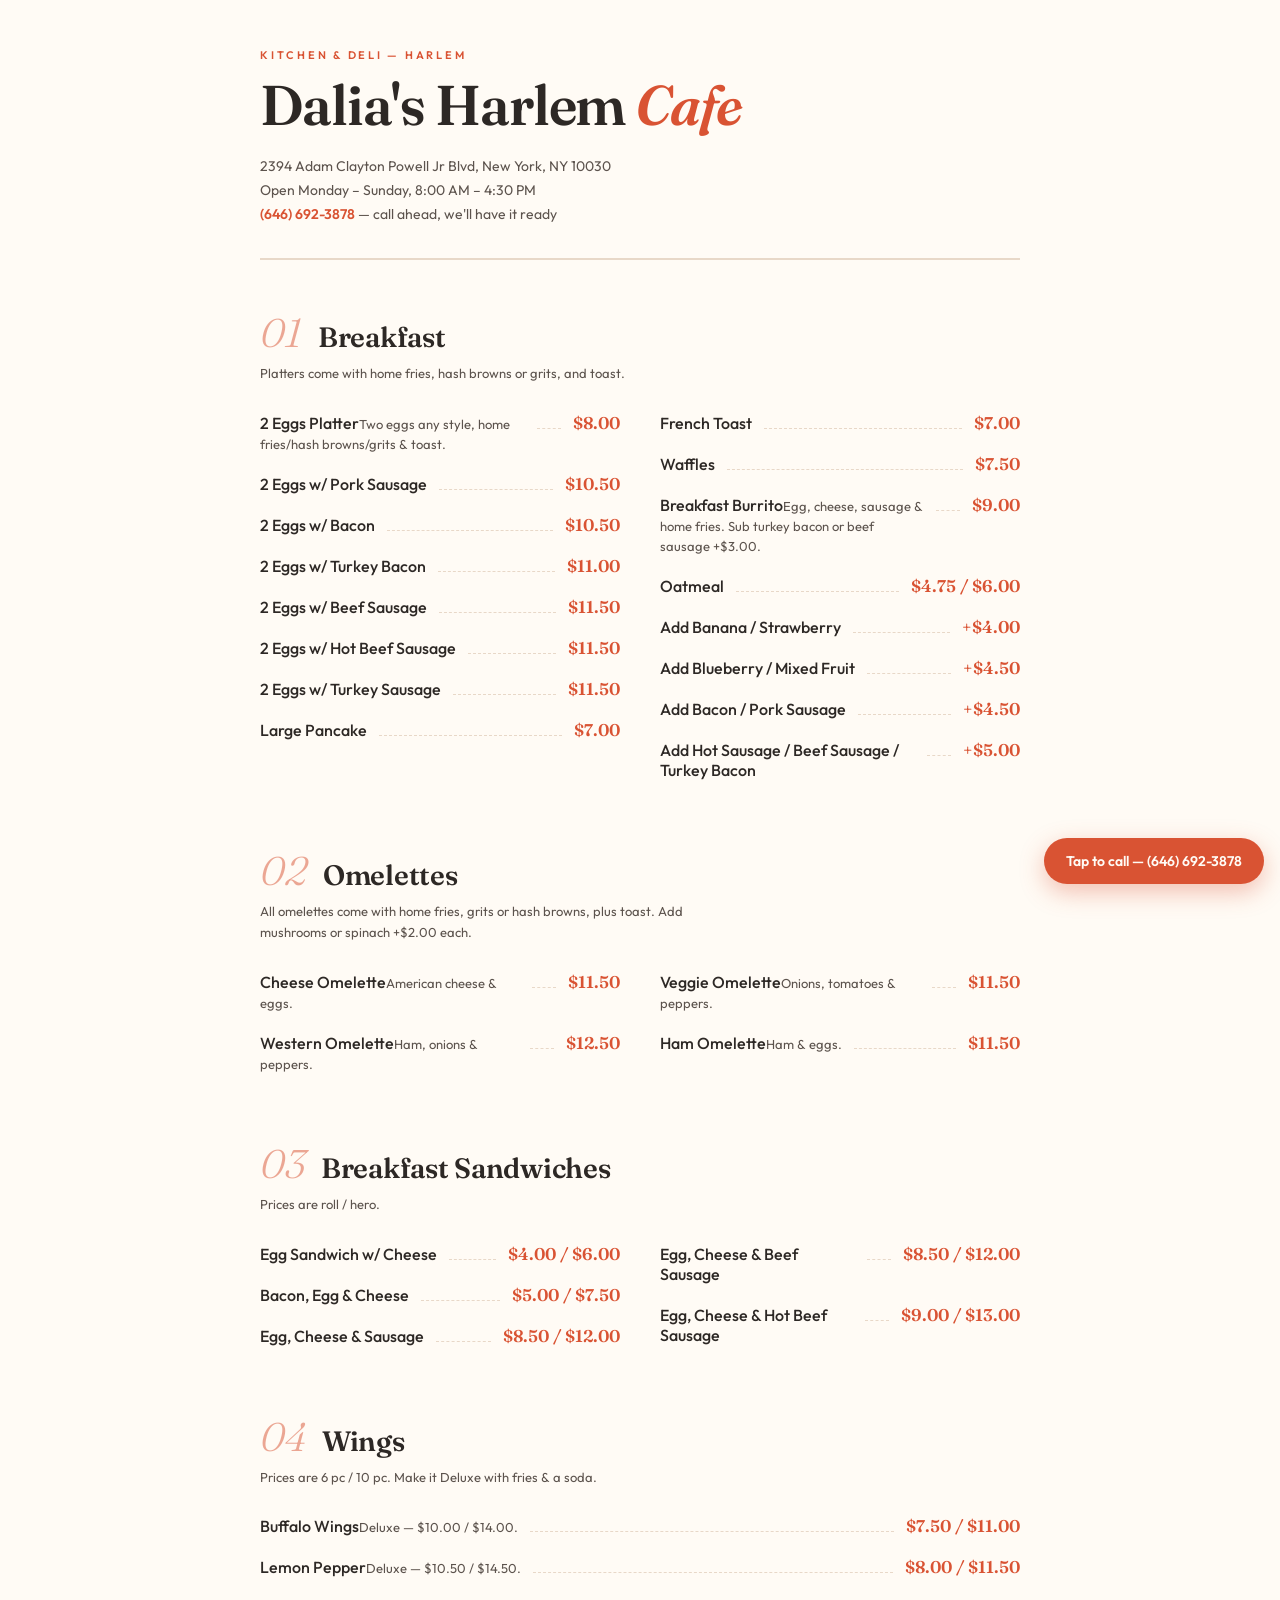
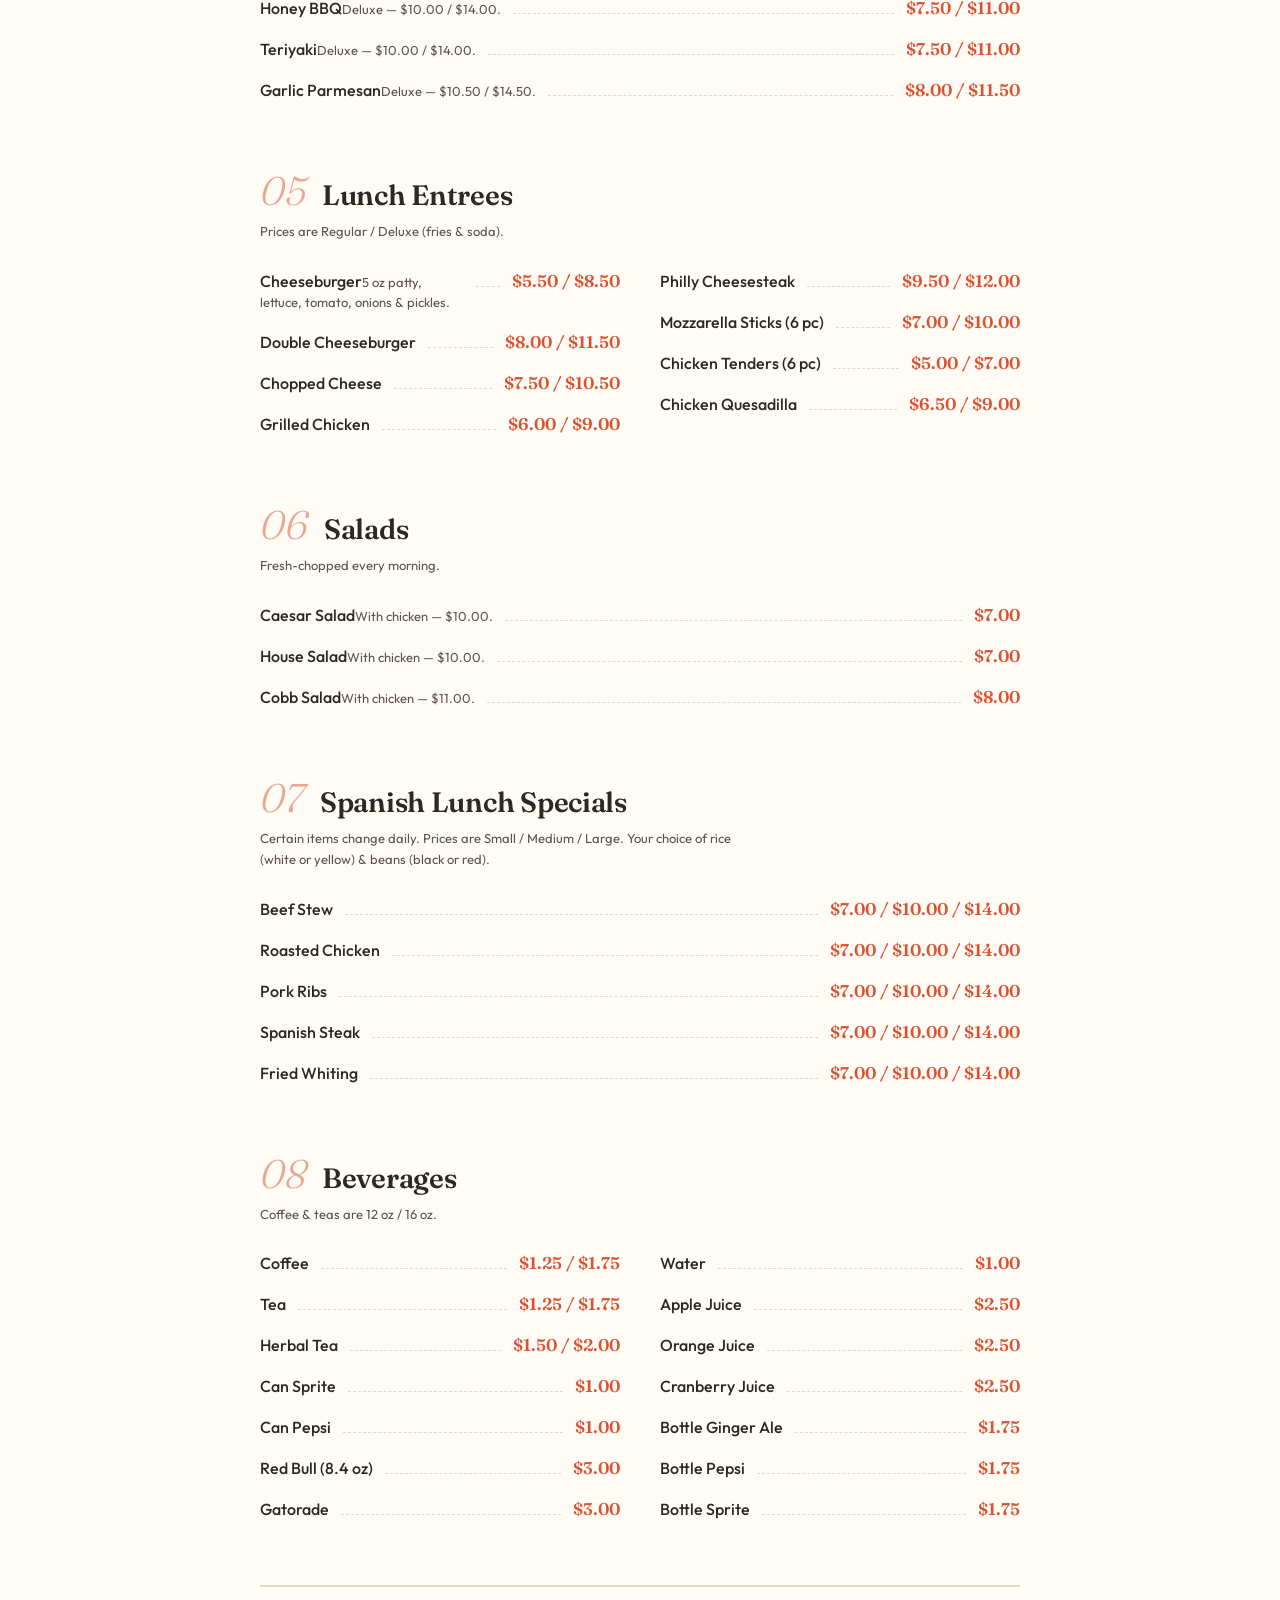
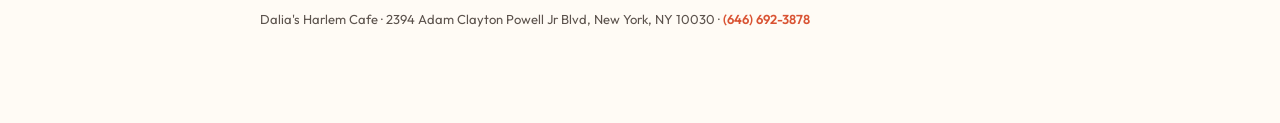
<file: frontend/public/menu.html>
<!DOCTYPE html>
<html lang="en">
<head>
<meta charset="UTF-8" />
<meta name="viewport" content="width=device-width, initial-scale=1.0" />
<title>Dalia's Harlem Cafe — Menu</title>
<link rel="preconnect" href="https://fonts.googleapis.com" />
<link rel="preconnect" href="https://fonts.gstatic.com" crossorigin />
<link href="https://fonts.googleapis.com/css2?family=Fraunces:ital,opsz,wght@0,9..144,300..900;1,9..144,300..900&family=Outfit:wght@300;400;500;600;700&display=swap" rel="stylesheet" />
<style>
  :root {
    --cream: #FFFBF5;
    --oat: #F5EBE1;
    --ink: #2D2825;
    --soft: #5C534D;
    --red: #D95333;
    --border: #E8D8C8;
  }
  * { margin: 0; padding: 0; box-sizing: border-box; }
  body {
    background: var(--cream);
    color: var(--ink);
    font-family: 'Outfit', sans-serif;
    -webkit-font-smoothing: antialiased;
    padding: 48px 24px 96px;
  }
  .page { max-width: 760px; margin: 0 auto; }
  header { text-align: left; border-bottom: 2px solid var(--border); padding-bottom: 32px; margin-bottom: 48px; }
  .kicker { font-size: 11px; letter-spacing: 0.25em; text-transform: uppercase; color: var(--red); font-weight: 600; }
  h1 { font-family: 'Fraunces', serif; font-size: clamp(36px, 6vw, 56px); font-weight: 600; letter-spacing: -0.02em; margin-top: 8px; }
  h1 em { color: var(--red); }
  .meta { margin-top: 16px; font-size: 14px; color: var(--soft); line-height: 1.7; }
  .meta a { color: var(--red); text-decoration: none; font-weight: 600; }
  section { margin-bottom: 56px; }
  .cat-head { display: flex; align-items: baseline; gap: 16px; margin-bottom: 6px; }
  .num { font-family: 'Fraunces', serif; font-style: italic; font-weight: 300; font-size: 40px; color: var(--red); opacity: 0.5; }
  h2 { font-family: 'Fraunces', serif; font-size: 28px; font-weight: 600; letter-spacing: -0.01em; }
  .note { font-size: 13px; color: var(--soft); margin: 6px 0 18px; max-width: 480px; line-height: 1.6; }
  ul { list-style: none; }
  li.item { display: flex; align-items: baseline; gap: 12px; padding: 10px 0; }
  .name { font-weight: 500; }
  .desc { font-size: 13px; color: var(--soft); font-weight: 400; margin-top: 2px; }
  .leader { flex: 1; border-bottom: 1px dashed var(--border); min-width: 24px; }
  .price { font-family: 'Fraunces', serif; font-weight: 600; font-size: 17px; color: var(--red); white-space: nowrap; }
  @media (min-width: 640px) {
    ul.two-col { columns: 2; column-gap: 40px; }
    li.item { break-inside: avoid; }
  }
  footer { border-top: 2px solid var(--border); padding-top: 24px; font-size: 13px; color: var(--soft); }
  .callbar {
    position: fixed; bottom: 16px; right: 16px;
    background: var(--red); color: var(--cream);
    font-family: 'Outfit', sans-serif; font-weight: 600; font-size: 14px;
    padding: 14px 22px; border-radius: 999px; text-decoration: none;
    box-shadow: 0 8px 24px rgba(217, 83, 51, 0.35);
  }
  @media print {
    body { padding: 24px; }
    .callbar { display: none; }
  }
</style>
</head>
<body>
<div class="page">
  <header>
    <p class="kicker">Kitchen &amp; Deli — Harlem</p>
    <h1>Dalia's Harlem <em>Cafe</em></h1>
    <p class="meta">
      2394 Adam Clayton Powell Jr Blvd, New York, NY 10030<br />
      Open Monday – Sunday, 8:00 AM – 4:30 PM<br />
      <a href="tel:+16466923878">(646) 692-3878</a> — call ahead, we'll have it ready
    </p>
  </header>

  <section>
    <div class="cat-head"><span class="num">01</span><h2>Breakfast</h2></div>
    <p class="note">Platters come with home fries, hash browns or grits, and toast.</p>
    <ul class="two-col">
      <li class="item"><span><span class="name">2 Eggs Platter</span><span class="desc">Two eggs any style, home fries/hash browns/grits &amp; toast.</span></span><span class="leader"></span><span class="price">$8.00</span></li>
      <li class="item"><span class="name">2 Eggs w/ Pork Sausage</span><span class="leader"></span><span class="price">$10.50</span></li>
      <li class="item"><span class="name">2 Eggs w/ Bacon</span><span class="leader"></span><span class="price">$10.50</span></li>
      <li class="item"><span class="name">2 Eggs w/ Turkey Bacon</span><span class="leader"></span><span class="price">$11.00</span></li>
      <li class="item"><span class="name">2 Eggs w/ Beef Sausage</span><span class="leader"></span><span class="price">$11.50</span></li>
      <li class="item"><span class="name">2 Eggs w/ Hot Beef Sausage</span><span class="leader"></span><span class="price">$11.50</span></li>
      <li class="item"><span class="name">2 Eggs w/ Turkey Sausage</span><span class="leader"></span><span class="price">$11.50</span></li>
      <li class="item"><span class="name">Large Pancake</span><span class="leader"></span><span class="price">$7.00</span></li>
      <li class="item"><span class="name">French Toast</span><span class="leader"></span><span class="price">$7.00</span></li>
      <li class="item"><span class="name">Waffles</span><span class="leader"></span><span class="price">$7.50</span></li>
      <li class="item"><span><span class="name">Breakfast Burrito</span><span class="desc">Egg, cheese, sausage &amp; home fries. Sub turkey bacon or beef sausage +$3.00.</span></span><span class="leader"></span><span class="price">$9.00</span></li>
      <li class="item"><span class="name">Oatmeal</span><span class="leader"></span><span class="price">$4.75 / $6.00</span></li>
      <li class="item"><span class="name">Add Banana / Strawberry</span><span class="leader"></span><span class="price">+$4.00</span></li>
      <li class="item"><span class="name">Add Blueberry / Mixed Fruit</span><span class="leader"></span><span class="price">+$4.50</span></li>
      <li class="item"><span class="name">Add Bacon / Pork Sausage</span><span class="leader"></span><span class="price">+$4.50</span></li>
      <li class="item"><span class="name">Add Hot Sausage / Beef Sausage / Turkey Bacon</span><span class="leader"></span><span class="price">+$5.00</span></li>
    </ul>
  </section>

  <section>
    <div class="cat-head"><span class="num">02</span><h2>Omelettes</h2></div>
    <p class="note">All omelettes come with home fries, grits or hash browns, plus toast. Add mushrooms or spinach +$2.00 each.</p>
    <ul class="two-col">
      <li class="item"><span><span class="name">Cheese Omelette</span><span class="desc">American cheese &amp; eggs.</span></span><span class="leader"></span><span class="price">$11.50</span></li>
      <li class="item"><span><span class="name">Western Omelette</span><span class="desc">Ham, onions &amp; peppers.</span></span><span class="leader"></span><span class="price">$12.50</span></li>
      <li class="item"><span><span class="name">Veggie Omelette</span><span class="desc">Onions, tomatoes &amp; peppers.</span></span><span class="leader"></span><span class="price">$11.50</span></li>
      <li class="item"><span><span class="name">Ham Omelette</span><span class="desc">Ham &amp; eggs.</span></span><span class="leader"></span><span class="price">$11.50</span></li>
    </ul>
  </section>

  <section>
    <div class="cat-head"><span class="num">03</span><h2>Breakfast Sandwiches</h2></div>
    <p class="note">Prices are roll / hero.</p>
    <ul class="two-col">
      <li class="item"><span class="name">Egg Sandwich w/ Cheese</span><span class="leader"></span><span class="price">$4.00 / $6.00</span></li>
      <li class="item"><span class="name">Bacon, Egg &amp; Cheese</span><span class="leader"></span><span class="price">$5.00 / $7.50</span></li>
      <li class="item"><span class="name">Egg, Cheese &amp; Sausage</span><span class="leader"></span><span class="price">$8.50 / $12.00</span></li>
      <li class="item"><span class="name">Egg, Cheese &amp; Beef Sausage</span><span class="leader"></span><span class="price">$8.50 / $12.00</span></li>
      <li class="item"><span class="name">Egg, Cheese &amp; Hot Beef Sausage</span><span class="leader"></span><span class="price">$9.00 / $13.00</span></li>
    </ul>
  </section>

  <section>
    <div class="cat-head"><span class="num">04</span><h2>Wings</h2></div>
    <p class="note">Prices are 6 pc / 10 pc. Make it Deluxe with fries &amp; a soda.</p>
    <ul>
      <li class="item"><span><span class="name">Buffalo Wings</span><span class="desc">Deluxe — $10.00 / $14.00.</span></span><span class="leader"></span><span class="price">$7.50 / $11.00</span></li>
      <li class="item"><span><span class="name">Lemon Pepper</span><span class="desc">Deluxe — $10.50 / $14.50.</span></span><span class="leader"></span><span class="price">$8.00 / $11.50</span></li>
      <li class="item"><span><span class="name">Honey BBQ</span><span class="desc">Deluxe — $10.00 / $14.00.</span></span><span class="leader"></span><span class="price">$7.50 / $11.00</span></li>
      <li class="item"><span><span class="name">Teriyaki</span><span class="desc">Deluxe — $10.00 / $14.00.</span></span><span class="leader"></span><span class="price">$7.50 / $11.00</span></li>
      <li class="item"><span><span class="name">Garlic Parmesan</span><span class="desc">Deluxe — $10.50 / $14.50.</span></span><span class="leader"></span><span class="price">$8.00 / $11.50</span></li>
    </ul>
  </section>

  <section>
    <div class="cat-head"><span class="num">05</span><h2>Lunch Entrees</h2></div>
    <p class="note">Prices are Regular / Deluxe (fries &amp; soda).</p>
    <ul class="two-col">
      <li class="item"><span><span class="name">Cheeseburger</span><span class="desc">5 oz patty, lettuce, tomato, onions &amp; pickles.</span></span><span class="leader"></span><span class="price">$5.50 / $8.50</span></li>
      <li class="item"><span class="name">Double Cheeseburger</span><span class="leader"></span><span class="price">$8.00 / $11.50</span></li>
      <li class="item"><span class="name">Chopped Cheese</span><span class="leader"></span><span class="price">$7.50 / $10.50</span></li>
      <li class="item"><span class="name">Grilled Chicken</span><span class="leader"></span><span class="price">$6.00 / $9.00</span></li>
      <li class="item"><span class="name">Philly Cheesesteak</span><span class="leader"></span><span class="price">$9.50 / $12.00</span></li>
      <li class="item"><span class="name">Mozzarella Sticks (6 pc)</span><span class="leader"></span><span class="price">$7.00 / $10.00</span></li>
      <li class="item"><span class="name">Chicken Tenders (6 pc)</span><span class="leader"></span><span class="price">$5.00 / $7.00</span></li>
      <li class="item"><span class="name">Chicken Quesadilla</span><span class="leader"></span><span class="price">$6.50 / $9.00</span></li>
    </ul>
  </section>

  <section>
    <div class="cat-head"><span class="num">06</span><h2>Salads</h2></div>
    <p class="note">Fresh-chopped every morning.</p>
    <ul>
      <li class="item"><span><span class="name">Caesar Salad</span><span class="desc">With chicken — $10.00.</span></span><span class="leader"></span><span class="price">$7.00</span></li>
      <li class="item"><span><span class="name">House Salad</span><span class="desc">With chicken — $10.00.</span></span><span class="leader"></span><span class="price">$7.00</span></li>
      <li class="item"><span><span class="name">Cobb Salad</span><span class="desc">With chicken — $11.00.</span></span><span class="leader"></span><span class="price">$8.00</span></li>
    </ul>
  </section>

  <section>
    <div class="cat-head"><span class="num">07</span><h2>Spanish Lunch Specials</h2></div>
    <p class="note">Certain items change daily. Prices are Small / Medium / Large. Your choice of rice (white or yellow) &amp; beans (black or red).</p>
    <ul>
      <li class="item"><span class="name">Beef Stew</span><span class="leader"></span><span class="price">$7.00 / $10.00 / $14.00</span></li>
      <li class="item"><span class="name">Roasted Chicken</span><span class="leader"></span><span class="price">$7.00 / $10.00 / $14.00</span></li>
      <li class="item"><span class="name">Pork Ribs</span><span class="leader"></span><span class="price">$7.00 / $10.00 / $14.00</span></li>
      <li class="item"><span class="name">Spanish Steak</span><span class="leader"></span><span class="price">$7.00 / $10.00 / $14.00</span></li>
      <li class="item"><span class="name">Fried Whiting</span><span class="leader"></span><span class="price">$7.00 / $10.00 / $14.00</span></li>
    </ul>
  </section>

  <section>
    <div class="cat-head"><span class="num">08</span><h2>Beverages</h2></div>
    <p class="note">Coffee &amp; teas are 12 oz / 16 oz.</p>
    <ul class="two-col">
      <li class="item"><span class="name">Coffee</span><span class="leader"></span><span class="price">$1.25 / $1.75</span></li>
      <li class="item"><span class="name">Tea</span><span class="leader"></span><span class="price">$1.25 / $1.75</span></li>
      <li class="item"><span class="name">Herbal Tea</span><span class="leader"></span><span class="price">$1.50 / $2.00</span></li>
      <li class="item"><span class="name">Can Sprite</span><span class="leader"></span><span class="price">$1.00</span></li>
      <li class="item"><span class="name">Can Pepsi</span><span class="leader"></span><span class="price">$1.00</span></li>
      <li class="item"><span class="name">Red Bull (8.4 oz)</span><span class="leader"></span><span class="price">$3.00</span></li>
      <li class="item"><span class="name">Gatorade</span><span class="leader"></span><span class="price">$3.00</span></li>
      <li class="item"><span class="name">Water</span><span class="leader"></span><span class="price">$1.00</span></li>
      <li class="item"><span class="name">Apple Juice</span><span class="leader"></span><span class="price">$2.50</span></li>
      <li class="item"><span class="name">Orange Juice</span><span class="leader"></span><span class="price">$2.50</span></li>
      <li class="item"><span class="name">Cranberry Juice</span><span class="leader"></span><span class="price">$2.50</span></li>
      <li class="item"><span class="name">Bottle Ginger Ale</span><span class="leader"></span><span class="price">$1.75</span></li>
      <li class="item"><span class="name">Bottle Pepsi</span><span class="leader"></span><span class="price">$1.75</span></li>
      <li class="item"><span class="name">Bottle Sprite</span><span class="leader"></span><span class="price">$1.75</span></li>
    </ul>
  </section>

  <footer>
    Dalia's Harlem Cafe · 2394 Adam Clayton Powell Jr Blvd, New York, NY 10030 · <a href="tel:+16466923878" style="color: var(--red); text-decoration: none; font-weight: 600;">(646) 692-3878</a>
  </footer>
</div>

<a class="callbar" href="tel:+16466923878">Tap to call — (646) 692-3878</a>
</body>
</html>
</file>
